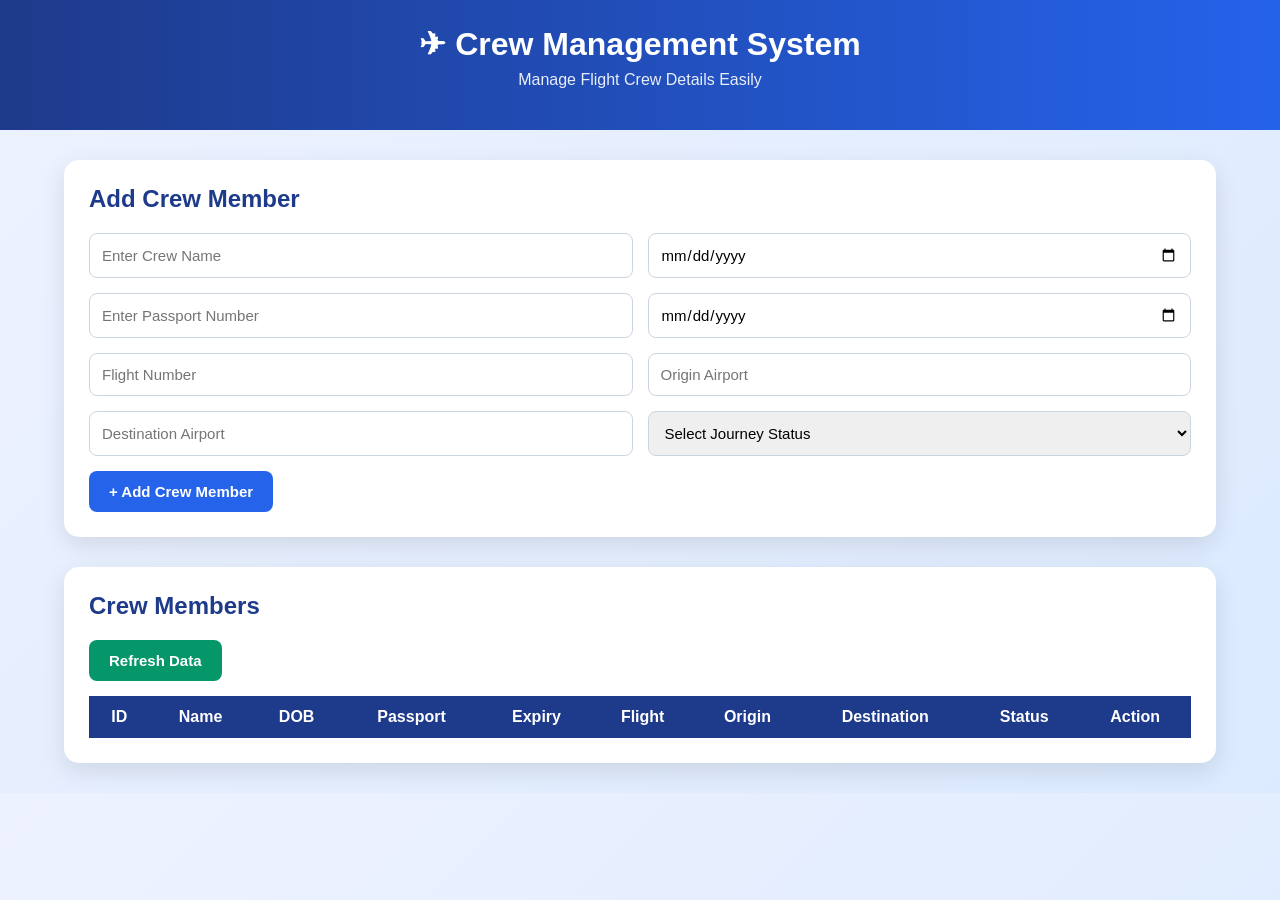
<file: crew frontend/index.html>
<!DOCTYPE html>
<html lang="en">
<head>
    <meta charset="UTF-8">
    <meta name="viewport" content="width=device-width, initial-scale=1.0">

    <title>Crew Management System</title>

    <!-- jQuery CDN -->
    <script src="https://code.jquery.com/jquery-3.7.1.min.js"></script>

    <style>
        * {
            box-sizing: border-box;
            font-family: Arial, sans-serif;
        }

        body {
            margin: 0;
            background: linear-gradient(135deg, #eef2ff, #dbeafe);
            color: #1e293b;
        }

        header {
            background: linear-gradient(90deg, #1e3a8a, #2563eb);
            color: white;
            padding: 25px;
            text-align: center;
        }

        header h1 {
            margin: 0;
        }

        header p {
            margin-top: 8px;
            opacity: 0.9;
        }

        .container {
            width: 90%;
            max-width: 1200px;
            margin: 30px auto;
        }

        .card {
            background: white;
            padding: 25px;
            border-radius: 15px;
            box-shadow: 0 8px 25px rgba(0,0,0,0.1);
            margin-bottom: 30px;
        }

        h2 {
            margin-top: 0;
            color: #1e3a8a;
        }

        .form-grid {
            display: grid;
            grid-template-columns: repeat(2, 1fr);
            gap: 15px;
        }

        input, select {
            width: 100%;
            padding: 12px;
            border: 1px solid #cbd5e1;
            border-radius: 8px;
            font-size: 15px;
        }

        input:focus, select:focus {
            outline: none;
            border-color: #2563eb;
        }

        .full-width {
            grid-column: span 2;
        }

        button {
            border: none;
            padding: 12px 20px;
            border-radius: 8px;
            cursor: pointer;
            font-size: 15px;
            font-weight: bold;
        }

        .add-btn {
            background: #2563eb;
            color: white;
            margin-top: 15px;
        }

        .add-btn:hover {
            background: #1d4ed8;
        }

        .delete-btn {
            background: #dc2626;
            color: white;
        }

        .delete-btn:hover {
            background: #b91c1c;
        }

        .refresh-btn {
            background: #059669;
            color: white;
            margin-bottom: 15px;
        }

        table {
            width: 100%;
            border-collapse: collapse;
            overflow: hidden;
        }

        th {
            background: #1e3a8a;
            color: white;
            padding: 12px;
        }

        td {
            padding: 12px;
            text-align: center;
            border-bottom: 1px solid #e2e8f0;
        }

        tr:hover {
            background: #f1f5f9;
        }

        .status {
            padding: 6px 10px;
            border-radius: 20px;
            background: #dbeafe;
            color: #1d4ed8;
            font-size: 13px;
            font-weight: bold;
        }

        @media(max-width: 768px) {
            .form-grid {
                grid-template-columns: 1fr;
            }

            .full-width {
                grid-column: span 1;
            }

            .container {
                width: 95%;
            }

            table {
                font-size: 12px;
            }
        }
    </style>
</head>

<body>

<header>
    <h1>✈ Crew Management System</h1>
    <p>Manage Flight Crew Details Easily</p>
</header>

<div class="container">

    <!-- ADD CREW FORM -->
    <div class="card">

        <h2>Add Crew Member</h2>

        <div class="form-grid">

            <input type="text" id="crewName"
                   placeholder="Enter Crew Name">

            <input type="date" id="dob">

            <input type="text" id="passportNumber"
                   placeholder="Enter Passport Number">

            <input type="date" id="passportExpiryDate">

            <input type="text" id="flightNumberAssigned"
                   placeholder="Flight Number">

            <input type="text" id="originAirport"
                   placeholder="Origin Airport">

            <input type="text" id="destinationAirport"
                   placeholder="Destination Airport">

            <select id="journeyStatus">
                <option value="">Select Journey Status</option>
                <option value="Scheduled">Scheduled</option>
                <option value="In Progress">In Progress</option>
                <option value="Completed">Completed</option>
                <option value="Cancelled">Cancelled</option>
            </select>

        </div>

        <button class="add-btn" id="addCrew">
            + Add Crew Member
        </button>

    </div>


    <!-- DISPLAY CREW -->
    <div class="card">

        <h2>Crew Members</h2>

        <button class="refresh-btn" id="loadCrew">
            Refresh Data
        </button>

        <table>

            <thead>
            <tr>
                <th>ID</th>
                <th>Name</th>
                <th>DOB</th>
                <th>Passport</th>
                <th>Expiry</th>
                <th>Flight</th>
                <th>Origin</th>
                <th>Destination</th>
                <th>Status</th>
                <th>Action</th>
            </tr>
            </thead>

            <tbody id="crewTableBody">

            </tbody>

        </table>

    </div>

</div>


<script>

    // LOAD ALL CREW MEMBERS
    function loadCrew() {

        $.ajax({
            url: "http://localhost:8080/crew/getallcrews",
            type: "GET",

            success: function(data) {

                $("#crewTableBody").empty();

                $.each(data, function(index, crew) {

                    let row = `
                        <tr>
                            <td>${crew.crewId}</td>
                            <td>${crew.crewName}</td>
                            <td>${crew.dob}</td>
                            <td>${crew.passportNumber}</td>
                            <td>${crew.passportExpiryDate}</td>
                            <td>${crew.flightNumberAssigned}</td>
                            <td>${crew.originAirport}</td>
                            <td>${crew.destinationAirport}</td>
                            <td>
                                <span class="status">
                                    ${crew.journeyStatus}
                                </span>
                            </td>

                            <td>
                                <button class="delete-btn"
                                    onclick="deleteCrew(${crew.crewId})">
                                    Delete
                                </button>
                            </td>
                        </tr>
                    `;

                    $("#crewTableBody").append(row);

                });
            },

            error: function() {
                alert("Error loading crew data!");
            }
        });

    }


    // ADD CREW
    $("#addCrew").click(function() {

        let crewData = {

            crewName: $("#crewName").val(),

            dob: $("#dob").val(),

            passportNumber: $("#passportNumber").val(),

            passportExpiryDate:
                $("#passportExpiryDate").val(),

            flightNumberAssigned:
                $("#flightNumberAssigned").val(),

            originAirport:
                $("#originAirport").val(),

            destinationAirport:
                $("#destinationAirport").val(),

            journeyStatus:
                $("#journeyStatus").val()
        };


        $.ajax({

            url: "http://localhost:8080/crew/addcrew",

            type: "POST",

            contentType: "application/json",

            data: JSON.stringify(crewData),

            success: function(response) {

                alert("Crew Member Added Successfully!");

                // Clear form
                $("input").val("");
                $("#journeyStatus").val("");

                // Reload table
                loadCrew();
            },

            error: function() {
                alert("Error adding crew member!");
            }

        });

    });


    // DELETE CREW
    function deleteCrew(id) {

        if (confirm("Are you sure you want to delete this crew member?")) {

            $.ajax({

                url: "http://localhost:8080/crew/" + id,

                type: "DELETE",

                success: function() {

                    alert("Crew deleted successfully!");

                    loadCrew();
                },

                error: function() {
                    alert("Error deleting crew!");
                }

            });

        }

    }


    // REFRESH BUTTON
    $("#loadCrew").click(function() {
        loadCrew();
    });


    // Automatically load data when page opens
    $(document).ready(function() {
        loadCrew();
    });

</script>

</body>
</html>
</file>
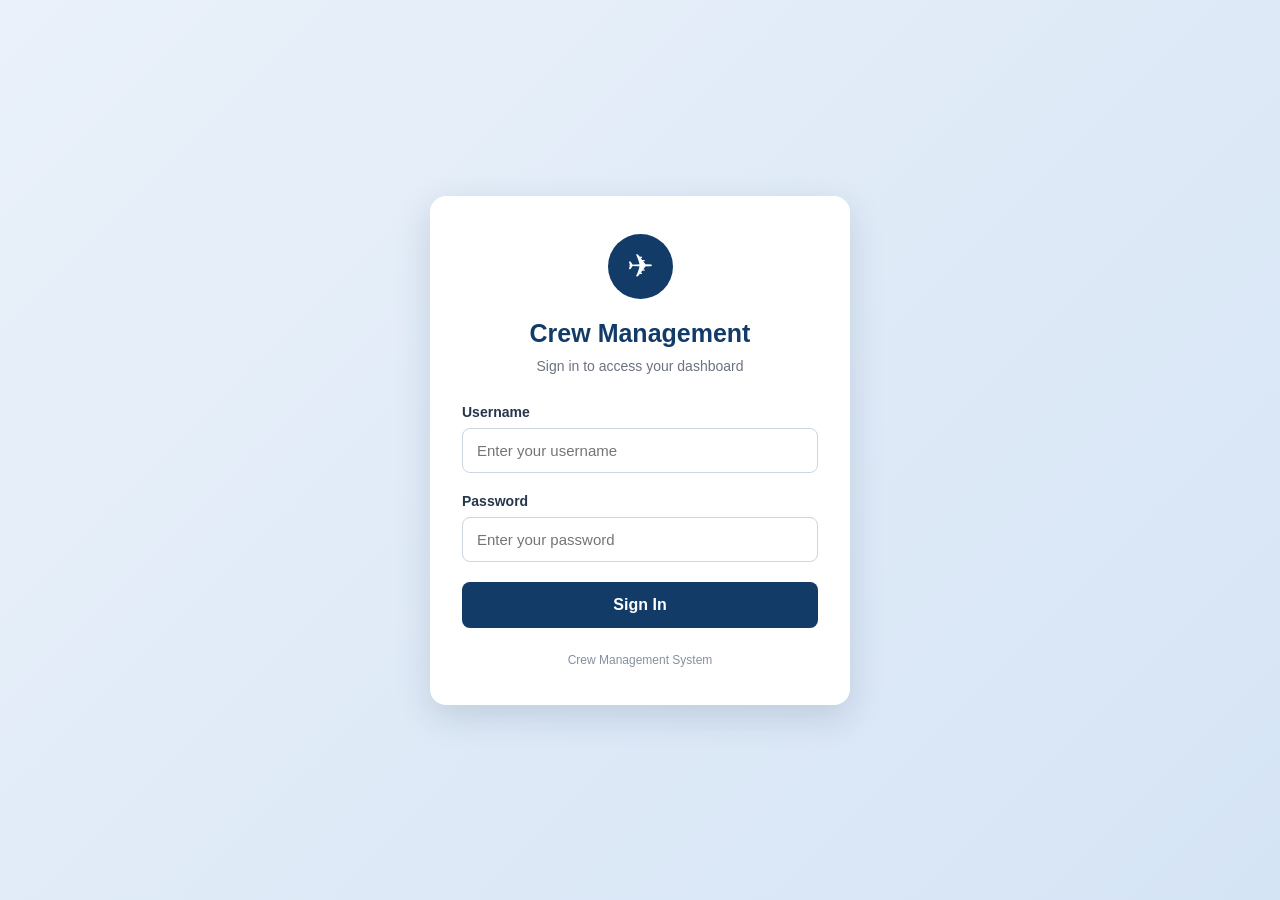
<file: crew frontend/login.html>
<!DOCTYPE html>
<html lang="en">
<head>
    <meta charset="UTF-8">
    <meta name="viewport" content="width=device-width, initial-scale=1.0">
    <title>Crew Management System | Login</title>

    <link rel="stylesheet" href="login.css">
</head>
<body>

    <main class="login-container">
        <section class="login-card">

            <div class="logo">✈</div>

            <h1>Crew Management</h1>
            <p class="subtitle">Sign in to access your dashboard</p>

            <form id="loginForm">
                <div class="form-group">
                    <label for="username">Username</label>
                    <input
                        type="text"
                        id="username"
                        name="username"
                        placeholder="Enter your username"
                        autocomplete="username"
                        required
                    >
                </div>

                <div class="form-group">
                    <label for="password">Password</label>
                    <input
                        type="password"
                        id="password"
                        name="password"
                        placeholder="Enter your password"
                        autocomplete="current-password"
                        required
                    >
                </div>

                <p id="message" class="message" role="status"
                   aria-live="polite"></p>

                <button type="submit" id="loginButton">
                    Sign In
                </button>
            </form>

            <p class="footer-text">
                Crew Management System
            </p>

        </section>
    </main>

    <script src="login.js"></script>
</body>
</html>
</file>
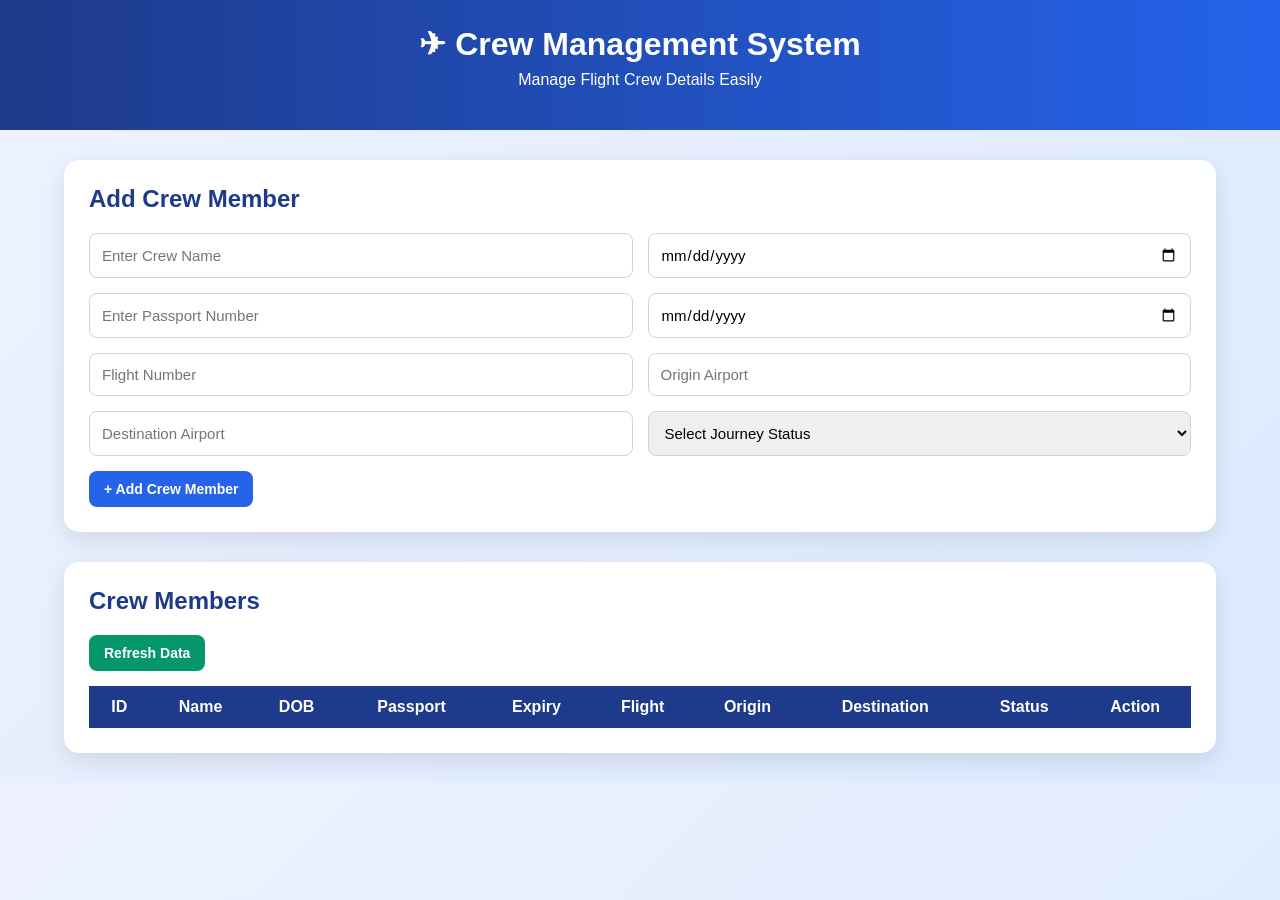
<file: crew frontend/new.html>
<!DOCTYPE html>
<html lang="en">
<head>
    <meta charset="UTF-8">
    <meta name="viewport" content="width=device-width, initial-scale=1.0">

    <title>Crew Management System</title>

    <!-- jQuery -->
    <script src="https://code.jquery.com/jquery-3.7.1.min.js"></script>

    <style>

        * {
            box-sizing: border-box;
            font-family: Arial, sans-serif;
        }

        body {
            margin: 0;
            background: linear-gradient(135deg, #eef2ff, #dbeafe);
            color: #1e293b;
        }

        /* HEADER */

        header {
            background: linear-gradient(90deg, #1e3a8a, #2563eb);
            color: white;
            padding: 25px;
            text-align: center;
        }

        header h1 {
            margin: 0;
        }

        header p {
            margin-top: 8px;
        }

        /* CONTAINER */

        .container {
            width: 90%;
            max-width: 1200px;
            margin: 30px auto;
        }

        /* CARD */

        .card {
            background: white;
            padding: 25px;
            border-radius: 15px;
            box-shadow: 0 8px 25px rgba(0,0,0,0.1);
            margin-bottom: 30px;
        }

        h2 {
            margin-top: 0;
            color: #1e3a8a;
        }

        /* FORM */

        .form-grid {
            display: grid;
            grid-template-columns: repeat(2, 1fr);
            gap: 15px;
        }

        input,
        select {
            width: 100%;
            padding: 12px;
            border: 1px solid #cbd5e1;
            border-radius: 8px;
            font-size: 15px;
        }

        input:focus,
        select:focus {
            outline: none;
            border-color: #2563eb;
        }

        /* BUTTONS */

        button {
            border: none;
            padding: 10px 15px;
            border-radius: 8px;
            cursor: pointer;
            font-size: 14px;
            font-weight: bold;
        }

        .add-btn {
            background: #2563eb;
            color: white;
            margin-top: 15px;
        }

        .refresh-btn {
            background: #059669;
            color: white;
            margin-bottom: 15px;
        }

        .update-btn {
            background: #f59e0b;
            color: white;
            margin-right: 5px;
        }

        .delete-btn {
            background: #dc2626;
            color: white;
        }

        /* TABLE */

        .table-container {
            overflow-x: auto;
        }

        table {
            width: 100%;
            border-collapse: collapse;
            min-width: 1000px;
        }

        th {
            background: #1e3a8a;
            color: white;
            padding: 12px;
        }

        td {
            padding: 12px;
            text-align: center;
            border-bottom: 1px solid #e2e8f0;
        }

        tr:hover {
            background: #f1f5f9;
        }

        .status {
            padding: 6px 10px;
            border-radius: 20px;
            background: #dbeafe;
            color: #1d4ed8;
            font-weight: bold;
            font-size: 13px;
        }

        /* MODAL */

        .modal {
            display: none;
            position: fixed;
            z-index: 1000;
            left: 0;
            top: 0;
            width: 100%;
            height: 100%;
            background: rgba(0,0,0,0.5);
        }

        .modal-content {
            background: white;
            width: 400px;
            max-width: 90%;
            padding: 30px;
            border-radius: 15px;
            margin: 150px auto;
            position: relative;
        }

        .close-btn {
            position: absolute;
            right: 20px;
            top: 10px;
            font-size: 30px;
            cursor: pointer;
        }

        .save-btn {
            width: 100%;
            margin-top: 20px;
            background: #2563eb;
            color: white;
        }

        /* MOBILE */

        @media(max-width: 768px) {

            .form-grid {
                grid-template-columns: 1fr;
            }

            .container {
                width: 95%;
            }

        }

    </style>

</head>

<body>

<header>
    <h1>✈ Crew Management System</h1>
    <p>Manage Flight Crew Details Easily</p>
</header>


<div class="container">

    <!-- ADD CREW -->

    <div class="card">

        <h2>Add Crew Member</h2>

        <div class="form-grid">

            <input type="text" id="crewName"
                   placeholder="Enter Crew Name">

            <input type="date" id="dob">

            <input type="text" id="passportNumber"
                   placeholder="Enter Passport Number">

            <input type="date" id="passportExpiryDate">

            <input type="text" id="flightNumberAssigned"
                   placeholder="Flight Number">

            <input type="text" id="originAirport"
                   placeholder="Origin Airport">

            <input type="text" id="destinationAirport"
                   placeholder="Destination Airport">

            <select id="journeyStatus">

                <option value="">Select Journey Status</option>
                <option value="Scheduled">Scheduled</option>
                <option value="In Progress">In Progress</option>
                <option value="Completed">Completed</option>
                <option value="Cancelled">Cancelled</option>

            </select>

        </div>

        <button class="add-btn" id="addCrew">
            + Add Crew Member
        </button>

    </div>


    <!-- CREW LIST -->

    <div class="card">

        <h2>Crew Members</h2>

        <button class="refresh-btn" id="loadCrew">
            Refresh Data
        </button>

        <div class="table-container">

            <table>

                <thead>

                <tr>
                    <th>ID</th>
                    <th>Name</th>
                    <th>DOB</th>
                    <th>Passport</th>
                    <th>Expiry</th>
                    <th>Flight</th>
                    <th>Origin</th>
                    <th>Destination</th>
                    <th>Status</th>
                    <th>Action</th>
                </tr>

                </thead>

                <tbody id="crewTableBody">
                </tbody>

            </table>

        </div>

    </div>

</div>


<!-- UPDATE STATUS MODAL -->

<div id="updateModal" class="modal">

    <div class="modal-content">

        <span class="close-btn"
              onclick="closeUpdateBox()">
            &times;
        </span>

        <h2>Update Journey Status</h2>

        <!-- Hidden Crew ID -->

        <input type="hidden" id="updateCrewId">

        <label>Select New Status</label>

        <br><br>

        <select id="updateJourneyStatus">

            <option value="Scheduled">
                Scheduled
            </option>

            <option value="In Progress">
                In Progress
            </option>

            <option value="Completed">
                Completed
            </option>

            <option value="Cancelled">
                Cancelled
            </option>

        </select>

        <button class="save-btn"
                onclick="updateStatus()">

            Update Status

        </button>

    </div>

</div>


<script>

    const API_URL = "http://localhost:8080/crew";


    /* ===============================
       GET ALL CREW
    =============================== */

    function loadCrew() {

        $.ajax({

            url: API_URL + "/getallcrews",

            type: "GET",
            
             headers: {
        "Authorization": "Bearer " + sessionStorage.getItem("jwtToken")
    },


            success: function(data) {

                $("#crewTableBody").empty();

                $.each(data, function(index, crew) {

                    let row = `
                        <tr>

                            <td>${crew.crewId}</td>

                            <td>${crew.crewName}</td>

                            <td>${crew.dob}</td>

                            <td>${crew.passportNumber}</td>

                            <td>${crew.passportExpiryDate}</td>

                            <td>${crew.flightNumberAssigned}</td>

                            <td>${crew.originAirport}</td>

                            <td>${crew.destinationAirport}</td>

                            <td>
                                <span class="status">
                                    ${crew.journeyStatus}
                                </span>
                            </td>

                            <td>

                                <button
                                    class="update-btn"
                                    onclick="openUpdateBox(
                                        ${crew.crewId},
                                        '${crew.journeyStatus}'
                                    )">

                                    Update Status

                                </button>

                                <button
                                    class="delete-btn"
                                    onclick="deleteCrew(
                                        ${crew.crewId}
                                    )">

                                    Delete

                                </button>

                            </td>

                        </tr>
                    `;

                    $("#crewTableBody").append(row);

                });

            },

            error: function(xhr) {

                console.log(xhr.responseText);

                alert("Error loading crew data!");

            }

        });

    }


    /* ===============================
       ADD CREW
    =============================== */

    $("#addCrew").click(function() {

        let crewData = {

            crewName: $("#crewName").val(),

            dob: $("#dob").val(),

            passportNumber: $("#passportNumber").val(),

            passportExpiryDate:
                $("#passportExpiryDate").val(),

            flightNumberAssigned:
                $("#flightNumberAssigned").val(),

            originAirport:
                $("#originAirport").val(),

            destinationAirport:
                $("#destinationAirport").val(),

            journeyStatus:
                $("#journeyStatus").val()
        };


        $.ajax({

            url: API_URL + "/addcrew",

            type: "POST",

            contentType: "application/json",

            //by adding this we are authorizing the user for the add crew operation 
            headers: {
                "Authorization": "Bearer " + sessionStorage.getItem("jwtToken")
            },

            data: JSON.stringify(crewData),

            success: function(response) {

                alert("Crew Member Added Successfully!");

                // Clear all form fields

                $("#crewName").val("");

                $("#dob").val("");

                $("#passportNumber").val("");

                $("#passportExpiryDate").val("");

                $("#flightNumberAssigned").val("");

                $("#originAirport").val("");

                $("#destinationAirport").val("");

                $("#journeyStatus").val("");

                // Reload table

                loadCrew();

            },

            error: function(xhr) {

                console.log(xhr.responseText);

                alert(
                    "Error adding crew member! Status: "
                    + xhr.status
                );

            }

        });

    });


    /* ===============================
       OPEN UPDATE BOX
    =============================== */

    function openUpdateBox(id, currentStatus) {

        // Store ID of selected crew

        $("#updateCrewId").val(id);

        // Show current status

        $("#updateJourneyStatus").val(currentStatus);

        // Open modal

        $("#updateModal").show();

    }


    /* ===============================
       CLOSE UPDATE BOX
    =============================== */

    function closeUpdateBox() {

        $("#updateModal").hide();

    }


    /* ===============================
       UPDATE ONLY STATUS
    =============================== */

    function updateStatus() {

        let id = $("#updateCrewId").val();

        let newStatus =
            $("#updateJourneyStatus").val();


        // Send ONLY journeyStatus

        let statusData = {

            journeyStatus: newStatus

        };


        $.ajax({

            url: API_URL + "/" + id + "/status",

            type: "PUT",

            contentType: "application/json",

            //////////////////////////////////////////////////////////////////////
            headers: {
            "Authorization": "Bearer " + sessionStorage.getItem("jwtToken")
            },

            data: JSON.stringify(statusData),

            success: function(response) {

                alert(
                    "Journey Status Updated Successfully!"
                );

                closeUpdateBox();

                // Reload data to show new status

                loadCrew();

            },

            error: function(xhr) {

                console.log("Update Error:", xhr.status);
                console.log(xhr.responseText);

                alert(
                    "Error updating journey status!\n\n" +
                    "Status Code: " + xhr.status
                );

            }

        });

    }


    /* ===============================
       DELETE CREW
    =============================== */

    function deleteCrew(id) {

        if (confirm(
            "Are you sure you want to delete this crew member?"
        )) {

            $.ajax({

                url: API_URL + "/" + id,

                type: "DELETE",

                ///////////////////////////////////////////////////////////////////////////////
                headers: {
                    "Authorization": "Bearer " + sessionStorage.getItem("jwtToken")
                    },

                success: function() {

                    alert(
                        "Crew deleted successfully!"
                    );

                    loadCrew();

                },

                error: function(xhr) {

                    console.log(xhr.responseText);

                    alert(
                        "Error deleting crew!"
                    );

                }

            });

        }

    }


    /* ===============================
       REFRESH BUTTON
    =============================== */

    $("#loadCrew").click(function() {

        loadCrew();

    });


    /* ===============================
       LOAD DATA ON PAGE OPEN
    =============================== */

    $(document).ready(function() {

        loadCrew();

    });

</script>

</body>
</html>
</file>
<file: crew frontend/login.css>
* {
    margin: 0;
    padding: 0;
    box-sizing: border-box;
}

body {
    font-family: Arial, sans-serif;
    background: linear-gradient(135deg, #eaf1fa, #d5e4f5);
    min-height: 100vh;
}

.login-container {
    min-height: 100vh;
    display: flex;
    justify-content: center;
    align-items: center;
    padding: 20px;
}

.login-card {
    width: 100%;
    max-width: 420px;
    background-color: white;
    padding: 38px 32px;
    border-radius: 16px;
    box-shadow: 0 12px 35px rgba(20, 45, 80, 0.15);
}

.logo {
    width: 65px;
    height: 65px;
    margin: 0 auto 20px;
    display: flex;
    align-items: center;
    justify-content: center;
    background-color: #123b68;
    color: white;
    border-radius: 50%;
    font-size: 32px;
}

h1 {
    text-align: center;
    color: #123b68;
    font-size: 25px;
    margin-bottom: 10px;
}

.subtitle {
    text-align: center;
    color: #6b7280;
    font-size: 14px;
    margin-bottom: 30px;
}

.form-group {
    margin-bottom: 20px;
}

label {
    display: block;
    color: #26364a;
    font-weight: 600;
    font-size: 14px;
    margin-bottom: 8px;
}

input {
    width: 100%;
    padding: 13px 14px;
    border: 1px solid #ccd5e0;
    border-radius: 8px;
    outline: none;
    font-size: 15px;
    transition: border-color 0.2s, box-shadow 0.2s;
}

input:focus {
    border-color: #2463a6;
    box-shadow: 0 0 0 3px rgba(36, 99, 166, 0.12);
}

button {
    width: 100%;
    padding: 14px;
    background-color: #123b68;
    color: white;
    border: none;
    border-radius: 8px;
    font-size: 16px;
    font-weight: bold;
    cursor: pointer;
    transition: background-color 0.2s;
}

button:hover {
    background-color: #1c548e;
}

button:disabled {
    background-color: #8297ae;
    cursor: not-allowed;
}

.message {
    font-size: 14px;
    margin: 0 0 15px;
    line-height: 1.5;
}

.message.error {
    color: #c62828;
}

.message.success {
    color: #19733b;
}

.footer-text {
    margin-top: 25px;
    text-align: center;
    color: #8490a0;
    font-size: 12px;
}

@media (max-width: 480px) {
    .login-card {
        padding: 30px 22px;
    }

    h1 {
        font-size: 22px;
    }
}
</file>
